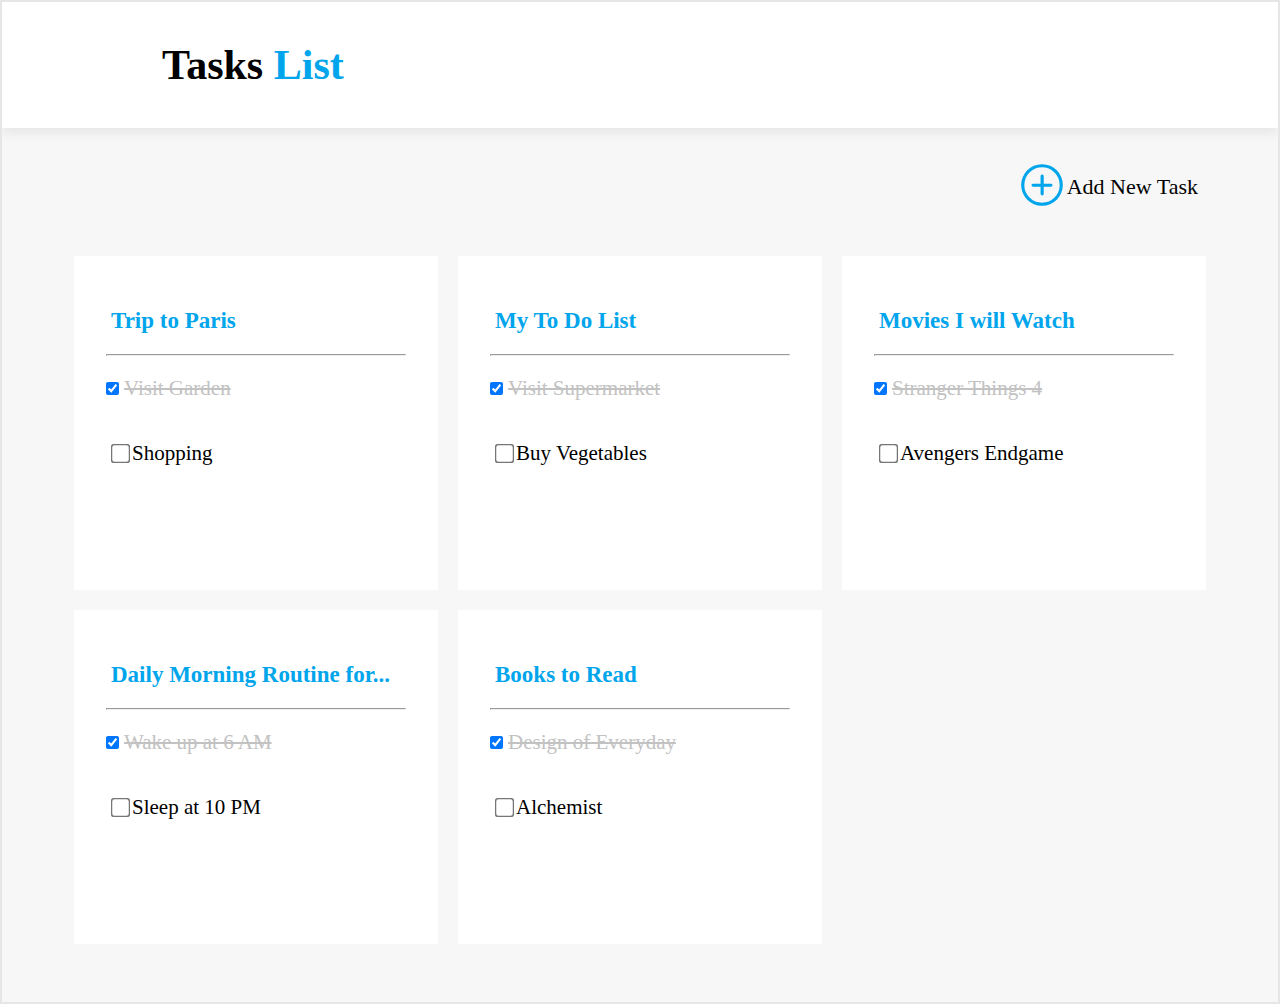
<file: index.html>
<!DOCTYPE html>
<html lang="en">
<head>
    <meta charset="UTF-8">
    <meta http-equiv="X-UA-Compatible" content="IE=edge">
    <meta name="viewport" content="width=device-width, initial-scale=1.0">
    <title>Project 2</title>
    <link rel="stylesheet" href="index.css">
    <link rel="stylesheet" href="https://fonts.googleapis.com/css2?family=Material+Symbols+Rounded:opsz,wght,FILL,GRAD@48,400,1,0" />
</head>
<body>
    <div id="box-1">
        <nav>
            <h1 style="font-size: 42px;">Tasks <span style="color:#00A5EC ;">List</span></h1>
        </nav>
        <div id="form-1"><a href="index2.html"> <span class="material-symbols-rounded" style="color: #00A5EC; font-size: 50px;" id="add-from">
            add_circle
        </span></a>
        <span id="add-new-task" style="font-size: 22px;">Add New Task</span>
        </div>
        <div id="form-2">
            <div id="rishu">
                <a href="index3.html" id="index3" style="text-decoration:none;color:black ;">
                    <div class="bit" id="bit1"><h2>Trip to Paris</h2>
                    <hr><input type="checkbox" checked class="bit2"><span class="bit3">Visit Garden</span></span>
                    <br><input type="checkbox" class="bit4"><span class="bit5">Shopping</span>
                    </div>
                </a>
            <div class="bit" id="box2"><h2>My To Do List</h2>
                <hr><input type="checkbox" checked class="bit2"><span class="bit3">Visit Supermarket</span>
                <br><input type="checkbox" class="bit4"><span class="bit5">Buy Vegetables</span></div>
            <div class="bit" id="box3"><h2>Movies I will Watch</h2>
                <hr><input type="checkbox" checked class="bit2"><span class="bit3">Stranger Things 4</span>
                <br><input type="checkbox" class="bit4"><span class="bit5">Avengers Endgame</span></div>
            <div class="bit" id="box4"><h2>Daily Morning Routine for...</h2>
                <hr><input type="checkbox" checked class="bit2"><span class="bit3">Wake up at 6 AM</span>
                <br><input type="checkbox" class="bit4"><span class="bit5">Sleep at 10 PM</span></div>
            <div class="bit" id="box5"><h2>Books to Read</h2>
                <hr><input type="checkbox" checked class="bit2"><span class="bit3">Design of Everyday</span>
                <br><input type="checkbox" class="bit4"><span class="bit5">Alchemist</span></div>
        
            </div>
        </div>
</div>
</body>
</html>
</file>
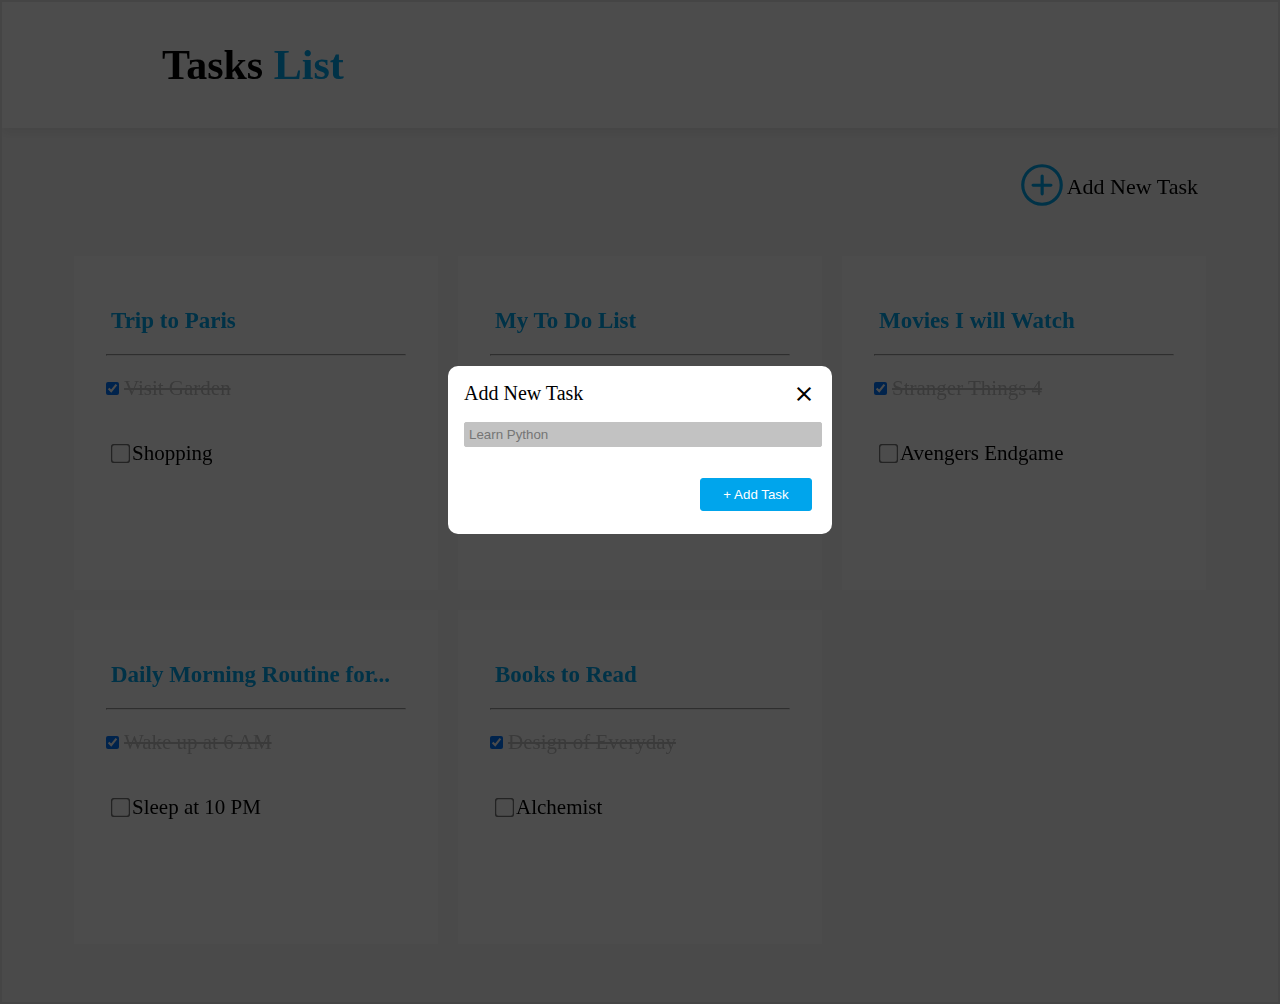
<file: index2.html>
<!DOCTYPE html>
<html lang="en">
<head>
    <meta charset="UTF-8">
    <meta http-equiv="X-UA-Compatible" content="IE=edge">
    <meta name="viewport" content="width=device-width, initial-scale=1.0">
    <title>Project 3</title>
    <link rel="stylesheet" href="index.css">
    <link rel="stylesheet" href="https://fonts.googleapis.com/css2?family=Material+Symbols+Rounded:opsz,wght,FILL,GRAD@48,400,1,0" />
    <link rel="stylesheet" href="https://fonts.googleapis.com/css2?family=Material+Symbols+Outlined:opsz,wght,FILL,GRAD@48,400,0,0" />
    <style>
        .box:hover{
            box-shadow:0px 0px 0px #757575;
        }
        #box-1{
            cursor: default;
        }
    </style>
</head>
<body>
    <div id="box-1" style="filter : brightness(30%);">
        <nav>
            <h1 style="font-size: 42px;">Tasks <span style="color:#00A5EC ;">List</span></h1>
        </nav>
        <div id="form-1"><a href="index2.html"> <span class="material-symbols-rounded" style="color: #00A5EC; font-size: 50px;" id="add-form">
            add_circle
            </span></a>
            <span id="add-new-task" style="font-size: 22px;">Add New Task</span>
        </div>
        <div id="form-2">
            <div id="rishu">
            <div class="bit" id="bit1"><h2>Trip to Paris</h2>
                <hr><input type="checkbox" checked class="bit2"><span class="bit3">Visit Garden</span></span>
                <br><input type="checkbox" class="bit4"><span class="bit5">Shopping</span></div>
            <div class="bit" id="box2"><h2>My To Do List</h2>
                <hr><input type="checkbox" checked class="bit2"><span class="bit3">Visit Supermarket</span>
                <br><input type="checkbox" class="bit4"><span class="bit5">Buy Vegetables</span></div>
            <div class="bit" id="box3"><h2>Movies I will Watch</h2>
                <hr><input type="checkbox" checked class="bit2"><span class="bit3">Stranger Things 4</span>
                <br><input type="checkbox" class="bit4"><span class="bit5">Avengers Endgame</span></div>
            <div class="bit" id="box4"><h2>Daily Morning Routine for...</h2>
                <hr><input type="checkbox" checked class="bit2"><span class="bit3">Wake up at 6 AM</span>
                <br><input type="checkbox" class="bit4"><span class="bit5">Sleep at 10 PM</span></div>
            <div class="bit" id="box5"><h2>Books to Read</h2>
                <hr><input type="checkbox" checked class="bit2"><span class="bit3">Design of Everyday</span>
                <br><input type="checkbox" class="bit4"><span class="bit5">Alchemist</span></div>
            
        </div>
    </div>
    </div>
    <div id="index">
        <div id="index1">
            <div id="h">
                <span id="j" style="font-size:20px;display:inline-block;margin: 1rem 1rem 1rem 1rem;">
                    Add New Task
                </span>
                <span id="c" class="material-symbols-outlined" onclick="history.back()">
                close
                </span>
            </div>
            <div id="PM">
                <input type="text" id="am" placeholder="Learn Python" >
            </div>
            <div id="pb">
                <input type="submit" id="man" value="+ Add Task">
            </div>
        </div>
    </div>
</body>
</html>
</file>
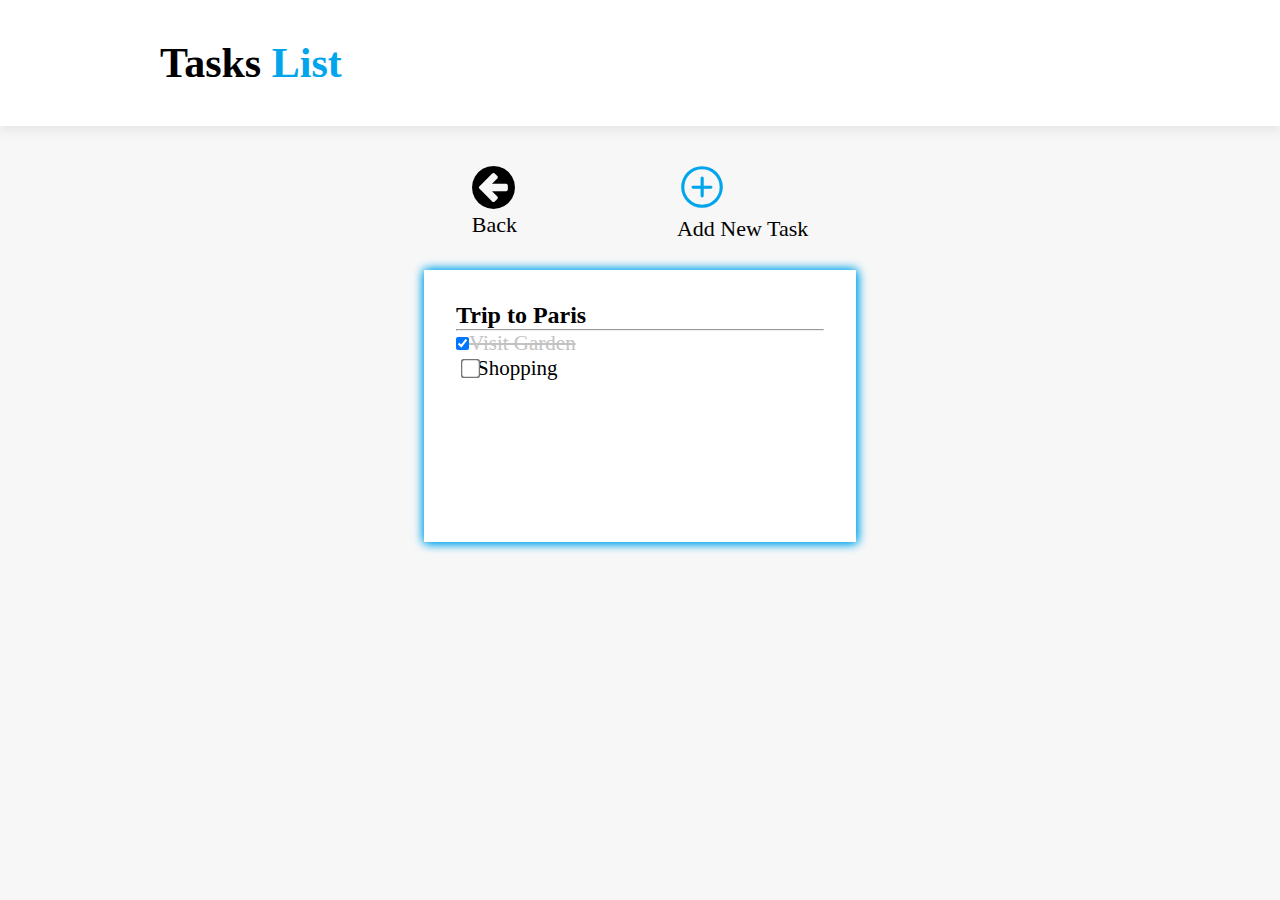
<file: index3.html>
<!DOCTYPE html>
<html lang="en">
  <head>
    <meta charset="UTF-8" />
    <meta http-equiv="X-UA-Compatible" content="IE=edge" />
    <meta name="viewport" content="width=device-width, initial-scale=1.0" />
    <title>project 3</title>
    <link rel="stylesheet" href="index.css" />
    <link
      rel="stylesheet"
      href="https://fonts.googleapis.com/css2?family=Material+Symbols+Rounded:opsz,wght,FILL,GRAD@48,400,1,0"
    />
    <link
      rel="stylesheet"
      href="https://cdnjs.cloudflare.com/ajax/libs/font-awesome/4.7.0/css/font-awesome.min.css"
    />
    <style>
      body{
        background-color:#f7f7f7 ;
      }
    </style>
  </head>
  <body>
    <nav>
      <h1 style="font-size: 42px">
        Tasks <span style="color: #00a5ec">List</span>
      </h1>
    </nav>
    <div id="add">
      <div class="btn" id="btn_back">
        <i class="fa fa-arrow-circle-left" style="font-size: 50px;color: black;" onclick="history.back()"></i>
        <span style="font-size: 22px" id="add-new-task">Back</span>
      </div>
      <div class="btn" id="btn_add">
        <a href="index4.html"><span class="material-symbols-rounded" style="color: #00a5ec; font-size: 50px">
            add_circle
          </span></a>
        <span style="font-size: 22px" id="add-new-task">Add New Task</span>
      </div>
    </div>
    <div id="con_3">
      <div class="box" id="box"><h2>Trip to Paris</h2>
        <hr><input type="checkbox" checked class="bit2"><span class="bit3">Visit Garden</span></span>
        <br><input type="checkbox" class="bit4"><span class="bit5">Shopping</span></div>
    </div>
  </body>
</html>
</file>
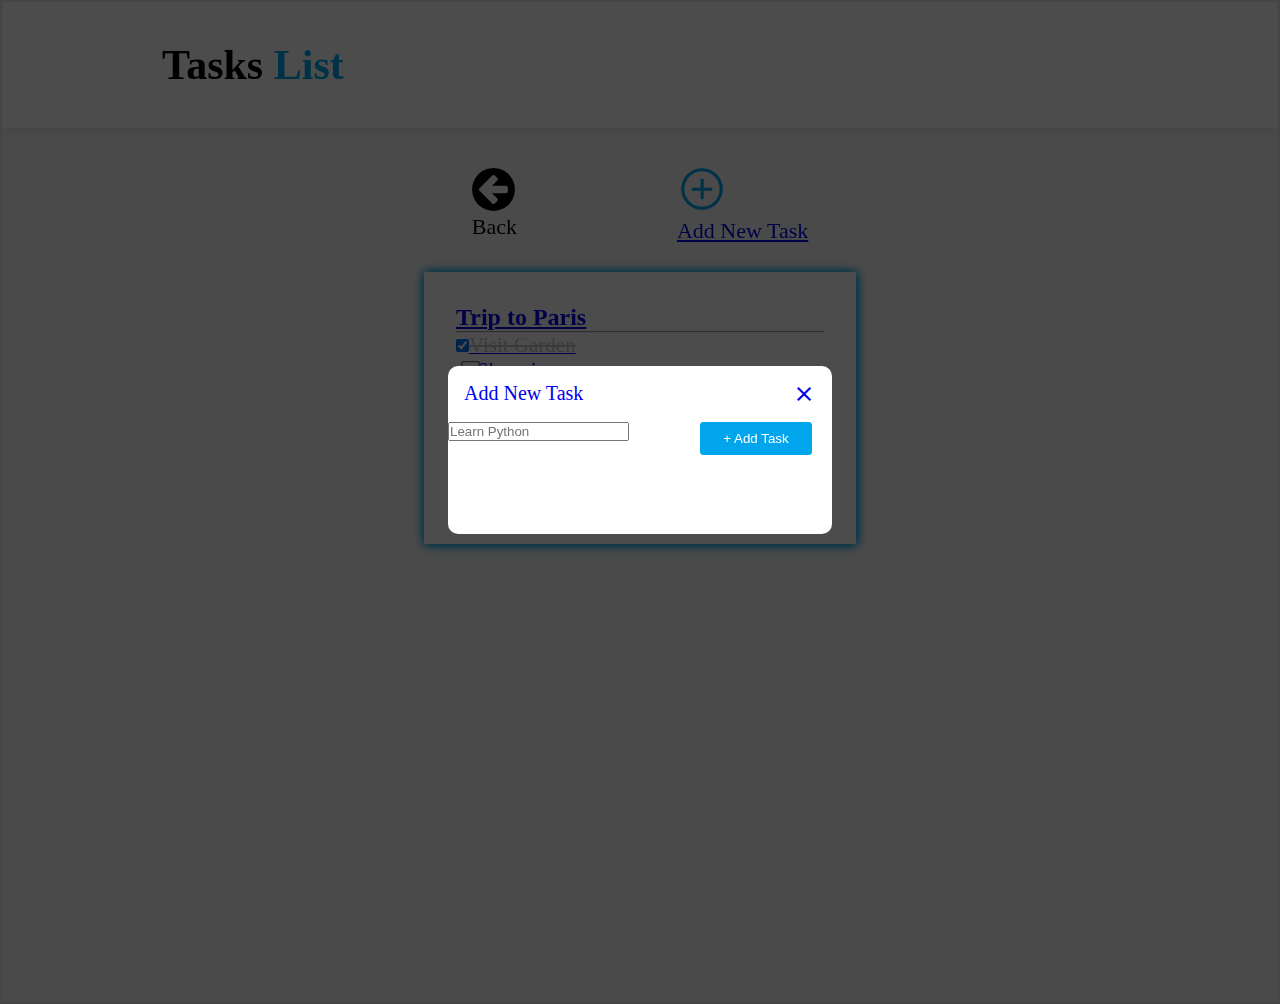
<file: index4.html>
<!DOCTYPE html>
<html lang="en">
  <head>
    <meta charset="UTF-8" />
    <meta http-equiv="X-UA-Compatible" content="IE=edge" />
    <meta name="viewport" content="width=device-width, initial-scale=1.0" />
    <title>projec 3</title>
    <link rel="stylesheet" href="index.css" />
    <link
      rel="stylesheet"
      href="https://fonts.googleapis.com/css2?family=Material+Symbols+Rounded:opsz,wght,FILL,GRAD@48,400,1,0"
    />
    <link
      rel="stylesheet"
      href="https://cdnjs.cloudflare.com/ajax/libs/font-awesome/4.7.0/css/font-awesome.min.css"
    />
    <link rel="stylesheet" href="https://fonts.googleapis.com/css2?family=Material+Symbols+Outlined:opsz,wght,FILL,GRAD@48,400,0,0" />
    <style>
      body{
        background-color:#f7f7f7 ;
      }

    </style>
  </head>
  <body>
    <div id="box-1" style="filter : brightness(30%);">
        <nav>
            <h1 style="font-size: 42px">
              Tasks <span style="color: #00a5ec">List</span>
            </h1>
          </nav>
          <div id="add">
            <div class="btn" id="btn_back">
              <i class="fa fa-arrow-circle-left" style="font-size: 50px;color: black;"></i>
              <span style="font-size: 22px" id="add-new-task">Back</span>
            </div>
            <div class="btn" id="btn_add">
              <a href="index4.html"><span class="material-symbols-rounded" style="color: #00a5ec; font-size: 50px">
                  add_circle
                </span></a?>
              <span style="font-size: 22px" id="add-new-task">Add New Task</span>
            </div>
          </div>
          <div id="con_3">
            <div class="box" id="box"><h2>Trip to Paris</h2>
              <hr><input type="checkbox" checked class="bit2"><span class="bit3">Visit Garden</span></span>
              <br><input type="checkbox" class="bit4"><span class="bit5">Shopping</span></div>
          </div>
    </div>
    <div id="index">
        <div id="index1">
            <div id="h">
                <span id="j" style="font-size:20px;display:inline-block;margin: 1rem 1rem 1rem 1rem;">
                    Add New Task
                </span>
                <span id="c" class="material-symbols-outlined" onclick="history.back()">
                close
                </span>
            </div>
            <div id="pm">
                <input type="text" placeholder="Learn Python">
            </div>
            <div id="pb">
                <input type="submit" id="new" value="+ Add Task">
            </div>
        </div>
    </div>
  </body>
</html>
</file>
<file: index.css>
*{
    margin: 0px;
    padding: 0px;
}

#box-1{
    height: 1000px;
    background-color:#f7f7f7 ;
    border: 2px solid #e6e6e6;
}

nav{
    display: flex;
    align-items: center;
    height: 94px;
    padding: 1rem 10rem;
    background-color: white;
    box-shadow:0px 5px 10px #e6e6e6;
}

#form-1{
    display: flex;
    justify-content: flex-end;
    padding: 2rem 5rem 2rem 1rem;
}
#add-new-task{
    display: flex;
    align-items: center;
}

#form-2{
    display: flex;
    justify-content: center;
}
#rishu{
    display: grid;
    grid-template-columns: repeat(3,auto);
}


.bit{
    height: 270px;
    width: 300px;
    padding: 2rem;
    margin: 10px;
    background-color:white ;
}
.bit:hover{
    box-shadow:0.5px 0.5px 30px #00A5EC,-0.5px 0.5px 5px #00A5EC;
}
.bit hr{
    color: #e6e6e6;
}
.bit h2{
    color: #00A5EC;
    font-size: 23px;
    margin: 20px 5px;
}
.c_bit1{ 
    accent-color: gray;
    transform:scale(1.5); 
    margin-left:0.5rem;
}
.bit4{
    transform: scale(1.5);
    margin-left:0.5rem;
}
.bit span{
 display: inline-block;
 margin: 20px 5px;
}
.bit3{
    font-size: 21px;
    color: #c2c2c2;
    text-decoration: line-through;
}
.bit5{
    font-size: 21px;
}

#index{
    position: absolute;
    bottom: 50%;
    width: 100%;
    height: auto;
    display: flex;
    justify-content: center;
    align-items: center;
    background-color: transparent;
    z-index: 5;
}


#index1{
    position: fixed;
    width: 30%;
    border-radius: 10px;
    background-color: white;
    display: grid;
    grid-template-rows: 1fr 1fr 1fr;
    grid-template-columns: 1fr 1fr 1fr 1fr 1fr;
}
#c{
    float:right;
    padding:1rem;
    cursor: default;
}
#h{
    grid-column: 1/-1;
    align-items: center;
}
#PM{
    grid-column: 1/-1;
    margin: 0px 1rem;
    align-items: center;
}
#PM input{
    width: 100%;
    padding: 4px;
    padding-right: 0px;
    color: black;
    background-color: #c2c2c2;
    border: 1px solid #c2c2c2;
    border-radius: 2px;
}
#pb{
    grid-column: 5/5;
    align-items: center;
 
}

#pb input{
    color: white;
    background-color: #00A5EC;
    border: 1px solid #00A5EC;
    border-radius: 3px;
    padding: 0.5rem;
    width: 7rem;
    margin-right: 20px;  
}
#man:hover{
    background-color: red;
}
#add{
    margin: 36px 0px;
    height: 62px;
    display: flex;
    justify-content: center;
}

.btn{
    display: inline-block;
    margin: 0px 5rem;
}
#box{
    height: 13rem;
    width: 23rem;
    padding: 2rem;
    margin: 10px;
    background-color:white ;
    box-shadow:0.5px 0.5px 10px #00A5EC,-0.5px -0.5px 10px #00A5EC;
}
#con_3{
    display: flex;
    justify-content: center;
}

@media only screen and (max-width:1200px) and (min-width:778px){
    #rishu{
        display: grid;
        grid-template-columns: repeat(2,auto);
    }
    #box-1{
        height: 1500px;
    }
}
@media only screen and (max-width:777px) and (min-width:609px){
    #rishu{
        display: grid;
        grid-template-columns: repeat(1,auto);
    }
    #box-1{
        height: 2000px;
    }
    #index1{
        width: auto;
        margin: 15%;
    }
}

@media only screen and (max-width:608px)and (min-width:355px){
    #rishu{
        display: grid;
        grid-template-columns: repeat(1,auto);
    }
    .box{
        height: 250px;
        width: 270px;
    }
    #box-1{
        width: 100%;
        height: 2000px;
        }
    nav{
        padding: 1rem 1rem;
    }
    body{
        height: 1000px;
    }
    #rishu{
        display: flex;
        flex-flow: column wrap;
        
    }
    #add-new-task{
        visibility: hidden;;
    }
    #index1{
        width: auto;
        margin: 15%;
    }
} 
@media only screen and (max-width:354px)and (min-width:299px){
    #rishu{
        display: grid;
        grid-template-columns: repeat(1,auto);
    }
    .box{
        height: auto;
        width: auto;
    }
    #box-1{
        width: 100%;
        height: 2000px;
        }
    nav{
        padding: 1rem 1rem;
    }
    body{
        height: 1000px;
    }
    #rishu{
        display: flex;
        flex-flow: column wrap;
        
    }
    #add-new-task{
    
        visibility: hidden;;
    }
    #index1{
        width: auto;
        margin: 15%;
    }
}
@media only screen and (max-width:298px)and (min-width:50px){
    #rishu{
        display: grid;
        grid-template-columns: repeat(1,auto);
    }
    .bit{
        height: auto;
        width: auto;
    }
    #box-1{
        width: 100%;
        height: 2000px;
        }
    nav{
        padding: 1rem 1rem;
    }
    body{
        height: 1000px;
    }
    #rishu{
        display: flex;
        flex-flow: column wrap;
        
    }
    #add-new-task{
        visibility: hidden;;
    }
    #index1{
        width: auto;
        margin: 5%;
    }
}
</file>
